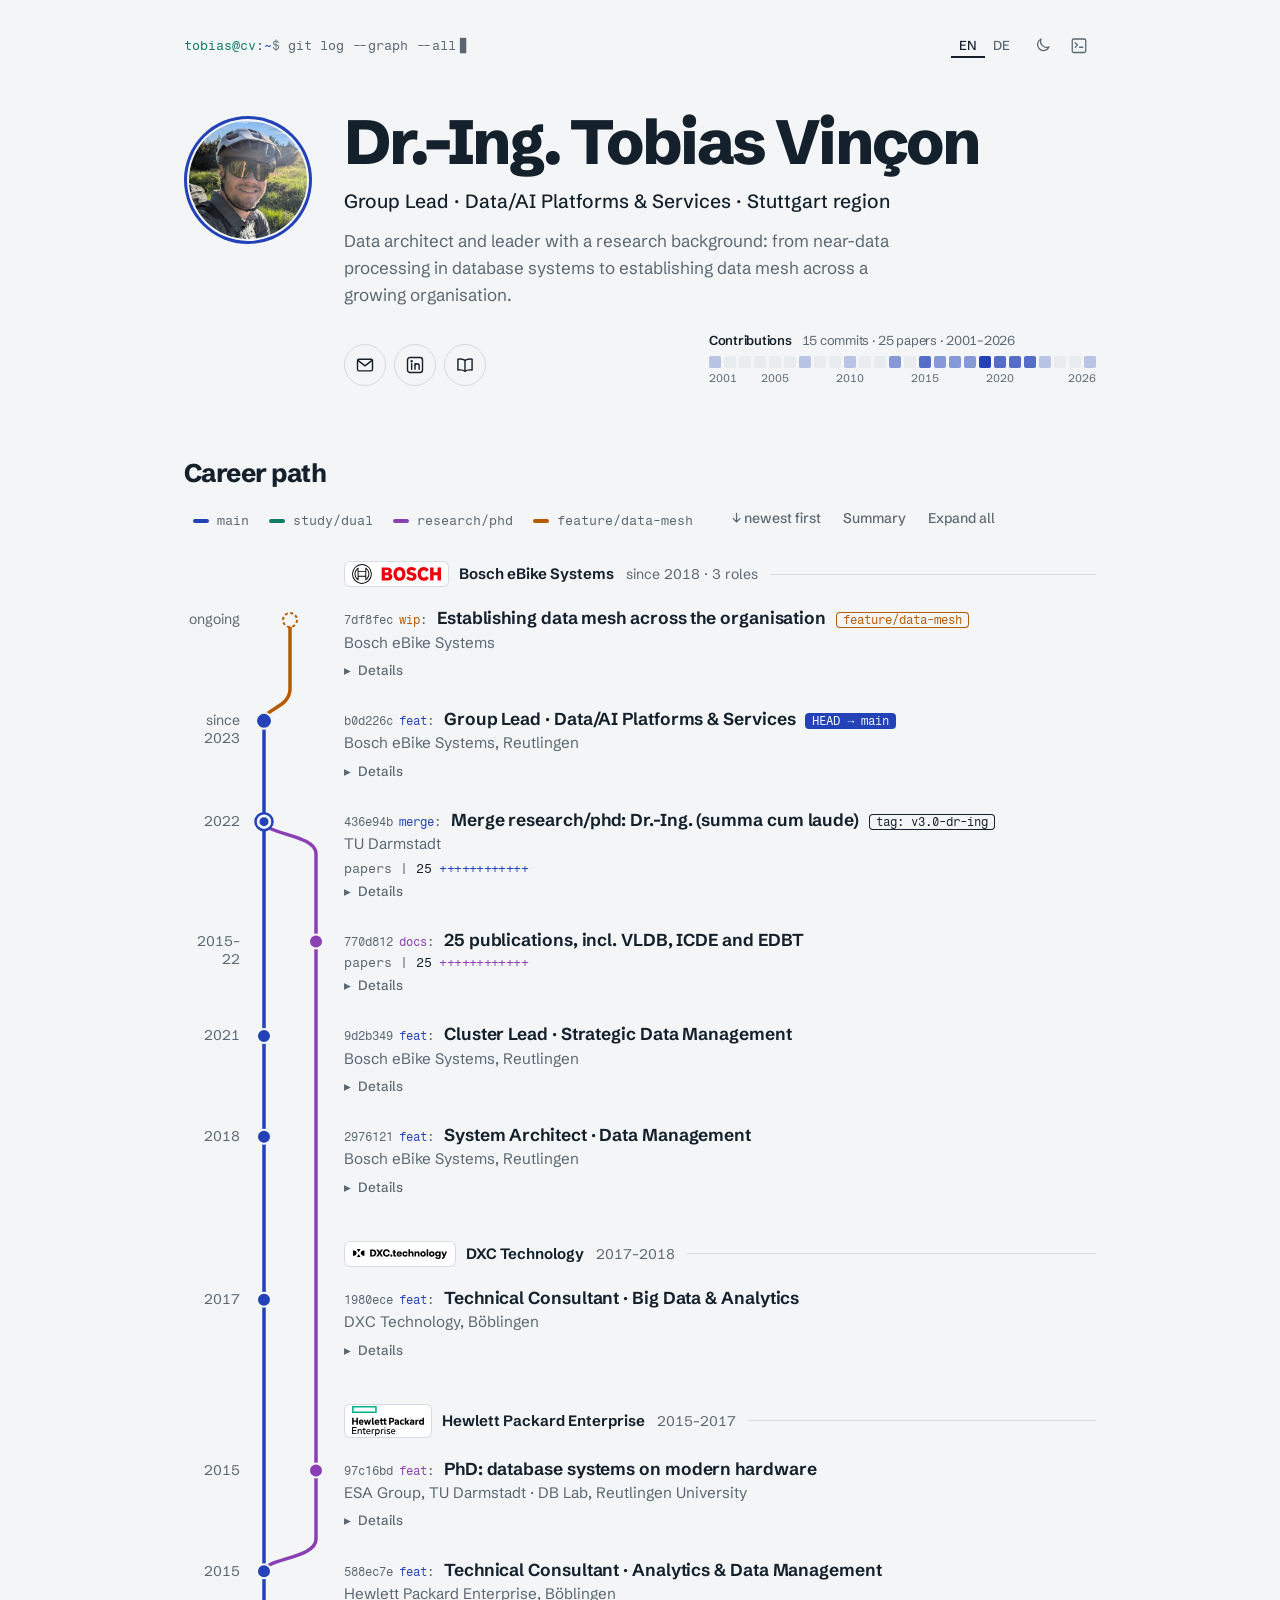
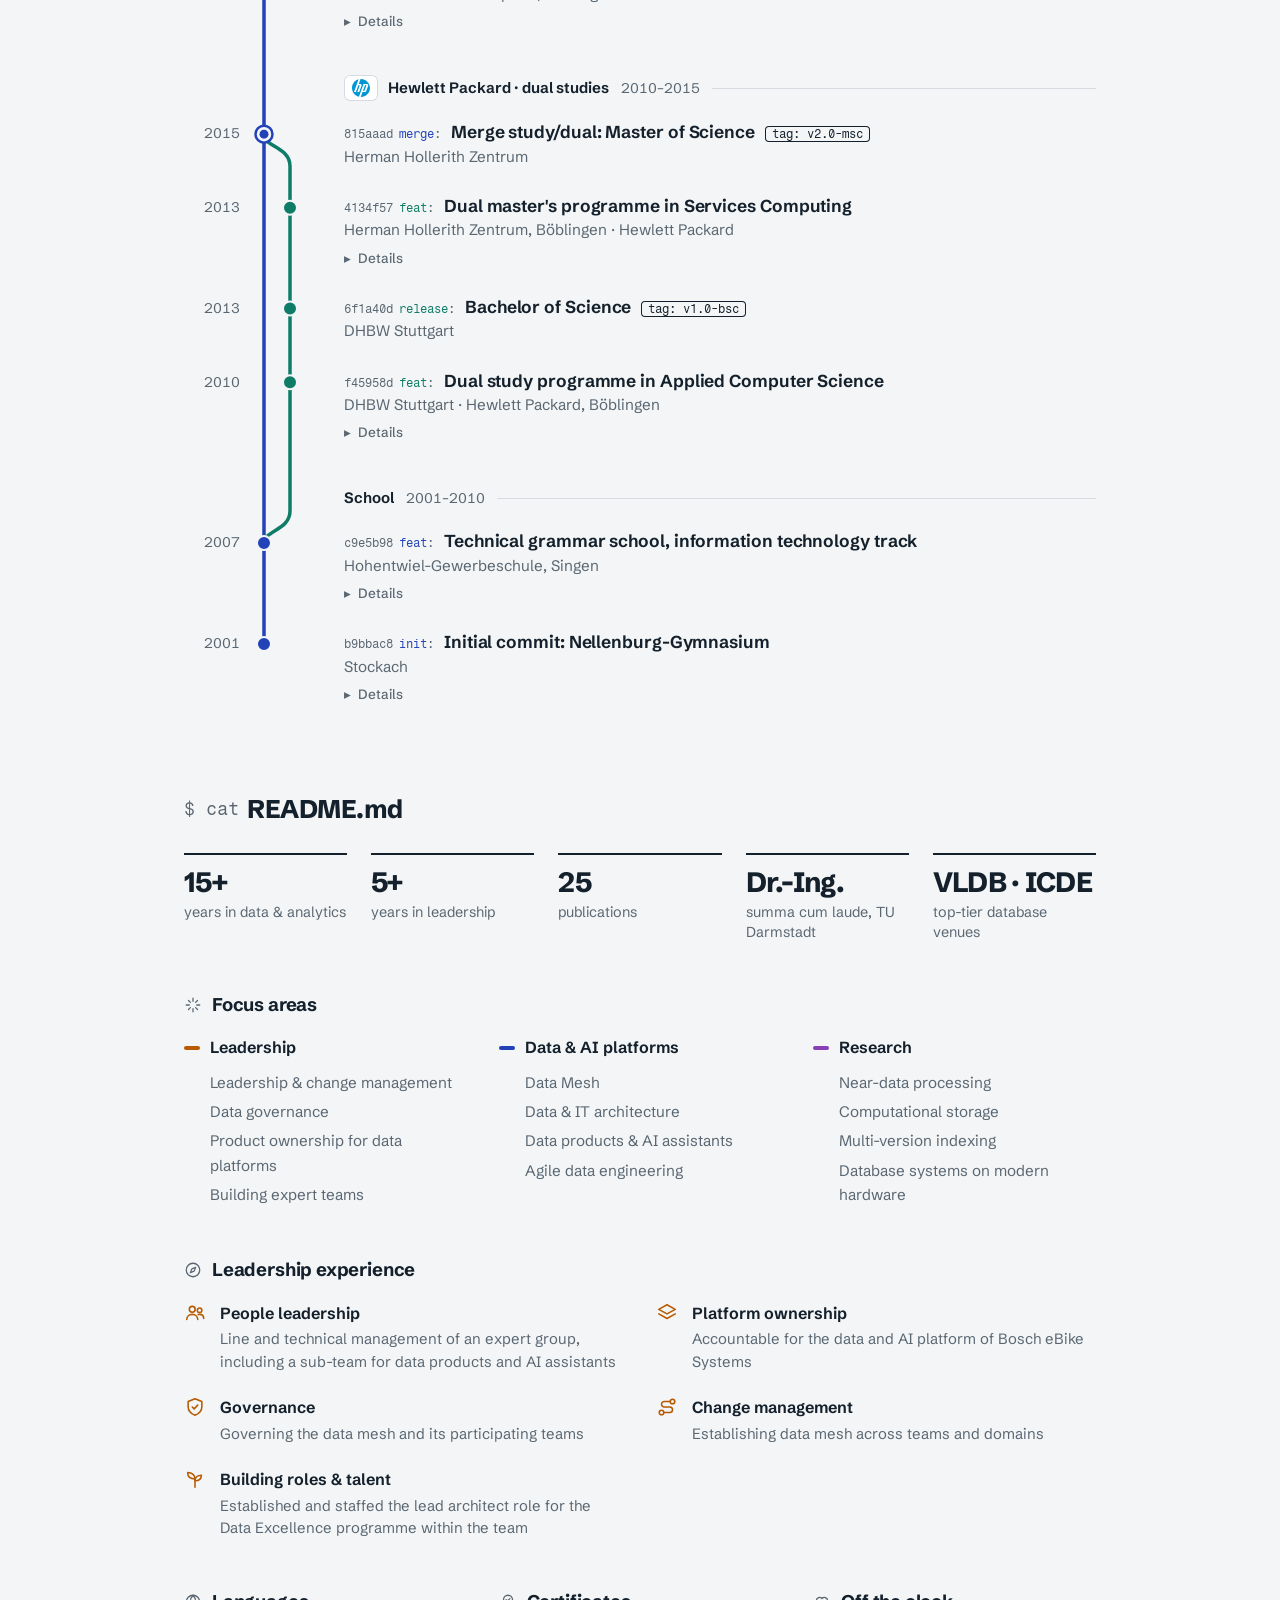
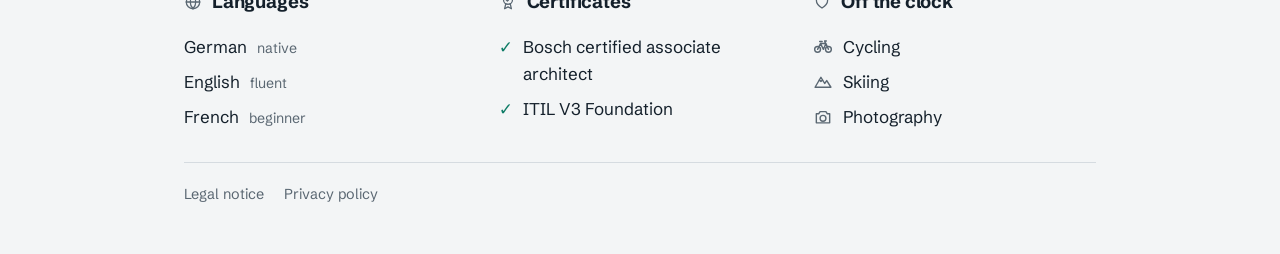
<file: index.html>
<!DOCTYPE html>
<html lang="en">
<head>
  <meta charset="utf-8">
  <meta name="viewport" content="width=device-width, initial-scale=1">
  <!-- SEO: Titel ≤ 60 Zeichen, Beschreibung ≈ 155 Zeichen. Bei Änderungen in data/cv.js mitpflegen. -->
  <title>Dr.-Ing. Tobias Vinçon – Data/AI Platforms &amp; Services | CV</title>
  <meta name="description" content="Dr.-Ing. Tobias Vinçon (Vincon): Group Lead Data/AI Platforms &amp; Services at Bosch eBike Systems. Data mesh, data governance, AI. PhD in database systems.">
  <meta name="author" content="Tobias Vinçon">
  <meta name="robots" content="index, follow, max-image-preview:large">

  <link rel="canonical" href="https://tobiasvincon.de/">

  <!-- Vorschaukarten (LinkedIn, Slack, WhatsApp …). Bilder brauchen absolute Adressen. -->
  <meta property="og:type" content="profile">
  <meta property="og:url" content="https://tobiasvincon.de/">
  <meta property="og:site_name" content="Tobias Vinçon">
  <meta property="og:locale" content="en_GB">
  <meta property="og:locale:alternate" content="de_DE">
  <meta property="og:title" content="Dr.-Ing. Tobias Vinçon · Group Lead Data/AI Platforms &amp; Services">
  <meta property="og:description" content="Data architect and leader with a research background: data mesh, data governance and AI platforms at Bosch eBike Systems. CV presented as a git tree.">
  <!-- Vorschaubild 1200×627 (LinkedIn-Format); Quelle: Entwurf als HTML, gerendert als JPEG -->
  <meta property="og:image" content="https://tobiasvincon.de/assets/og-image.jpg">
  <meta property="og:image:type" content="image/jpeg">
  <meta property="og:image:width" content="1200">
  <meta property="og:image:height" content="627">
  <meta property="og:image:alt" content="Dr.-Ing. Tobias Vinçon, Group Lead Data/AI Platforms &amp; Services – CV as a git graph">
  <meta property="profile:first_name" content="Tobias">
  <meta property="profile:last_name" content="Vinçon">
  <meta name="twitter:card" content="summary_large_image">

  <!-- Strukturierte Daten für Suchmaschinen (schema.org). Inhalte mit data/cv.js abgleichen. -->
  <script type="application/ld+json">
  {
    "@context": "https://schema.org",
    "@type": "ProfilePage",
    "url": "https://tobiasvincon.de/",
    "inLanguage": "en",
    "mainEntity": {
      "@type": "Person",
      "name": "Tobias Vinçon",
      "url": "https://tobiasvincon.de/",
      "image": "https://tobiasvincon.de/assets/photo.jpg",
      "alternateName": ["Tobias Vincon", "Dr.-Ing. Tobias Vinçon", "Dr. Tobias Vinçon"],
      "honorificPrefix": "Dr.-Ing.",
      "givenName": "Tobias",
      "familyName": "Vinçon",
      "jobTitle": "Group Lead Data/AI Platforms & Services",
      "description": "Data architect and leader with a research background: from near-data processing in database systems to establishing data mesh across a growing organisation.",
      "worksFor": { "@type": "Organization", "name": "Bosch eBike Systems" },
      "homeLocation": { "@type": "Place", "name": "Stuttgart region, Germany" },
      "alumniOf": [
        { "@type": "CollegeOrUniversity", "name": "Technische Universität Darmstadt" },
        { "@type": "CollegeOrUniversity", "name": "Reutlingen University" },
        { "@type": "CollegeOrUniversity", "name": "DHBW Stuttgart" }
      ],
      "hasCredential": [
        { "@type": "EducationalOccupationalCredential", "credentialCategory": "degree", "name": "Dr.-Ing. (summa cum laude), TU Darmstadt" },
        { "@type": "EducationalOccupationalCredential", "credentialCategory": "degree", "name": "Master of Science, Services Computing" },
        { "@type": "EducationalOccupationalCredential", "credentialCategory": "degree", "name": "Bachelor of Science, Applied Computer Science" }
      ],
      "knowsAbout": [
        "Data Mesh", "Data Governance", "Data Architecture", "Data Platforms", "Data Products",
        "Artificial Intelligence", "Data Engineering", "Leadership", "Change Management",
        "Near-Data Processing", "Computational Storage", "Database Systems"
      ],
      "knowsLanguage": [
        { "@type": "Language", "name": "German", "alternateName": "de" },
        { "@type": "Language", "name": "English", "alternateName": "en" },
        { "@type": "Language", "name": "French", "alternateName": "fr" }
      ],
      "email": "mailto:tobias.vincon@gmail.com",
      "sameAs": [
        "https://www.linkedin.com/in/tobias-vincon-3aa633128/",
        "https://dblp.org/pid/178/2061.html"
      ]
    }
  }
  </script>
  <meta name="theme-color" content="#f3f5f6">
  <link rel="icon" href="data:image/svg+xml,%3Csvg xmlns='http://www.w3.org/2000/svg' viewBox='0 0 32 32'%3E%3Cpath d='M10 4v24M10 12c0 6 12 4 12 10' fill='none' stroke='%2358a6ff' stroke-width='3' stroke-linecap='round'/%3E%3Ccircle cx='10' cy='8' r='4' fill='%2358a6ff'/%3E%3Ccircle cx='22' cy='24' r='4' fill='%233fb950'/%3E%3C/svg%3E">

  <!-- Hell/Dunkel und Sprache so früh wie möglich setzen, damit nichts flackert -->
  <script>
    (function () {
      try {
        var t = localStorage.getItem("cv-theme");
        if (t === "light" || t === "dark") document.documentElement.setAttribute("data-theme", t);
      } catch (e) {}
    })();
  </script>
  <link rel="preload" href="assets/fonts/schibsted-grotesk-latin.woff2" as="font" type="font/woff2" crossorigin>
  <link rel="stylesheet" href="css/style.css">
</head>
<body>
  <a class="skip-link" href="#graph-heading" data-i18n="skip">Skip to career path</a>

  <header class="hero">
    <div class="hero-top">
      <p class="prompt"><span class="prompt-user">tobias@cv</span>:<span class="prompt-path">~</span>$ git log --graph --all</p>
      <div class="toolbar" role="group" data-i18n-aria="settings" aria-label="Settings">
        <div class="lang-switch" role="group" aria-label="Language / Sprache">
          <button type="button" data-lang="en" aria-pressed="true">EN</button>
          <button type="button" data-lang="de" aria-pressed="false">DE</button>
        </div>
        <button type="button" class="tool-btn" id="theme-toggle"></button>
        <button type="button" class="tool-btn" id="term-toggle" aria-controls="terminal" aria-expanded="false"></button>
      </div>
    </div>
    <div class="hero-main">
      <!-- Statischer Inhalt für Suchmaschinen und Vorschaudienste ohne JavaScript;
           js/graph.js überschreibt ihn mit den Daten aus data/cv.js -->
      <div class="avatar" id="avatar">
        <img src="assets/photo-320.jpg" alt="Portrait of Tobias Vinçon" width="160" height="160" fetchpriority="high">
      </div>
      <div class="hero-text">
        <h1 id="name">Dr.-Ing. Tobias Vinçon</h1>
        <p class="role" id="role">Group Lead · Data/AI Platforms &amp; Services · Stuttgart region</p>
        <p class="summary" id="summary">Data architect and leader with a research background: from near-data processing in database systems to establishing data mesh across a growing organisation.</p>
        <!-- Kontakt-Icons und Heatmap nebeneinander (spart Höhe, damit der Graph früher beginnt) -->
        <div class="hero-meta">
          <nav class="links" id="links" data-i18n-aria="contact" aria-label="Contact">
            <a href="mailto:tobias.vincon@gmail.com">Email</a>
            <a href="https://www.linkedin.com/in/tobias-vincon-3aa633128/" rel="me">LinkedIn</a>
            <a href="https://dblp.org/pid/178/2061.html" rel="me">DBLP</a>
          </nav>
          <section class="activity" aria-labelledby="activity-heading">
            <h2 id="activity-heading" class="activity-head">
              <span data-i18n="activity">Contributions</span>
              <span class="muted activity-sum" id="activity-sum"></span>
            </h2>
            <ol class="heatmap" id="heatmap"></ol>
          </section>
        </div>
      </div>
    </div>
  </header>

  <main>
    <section aria-labelledby="graph-heading">
      <div class="section-head">
        <h2 id="graph-heading" tabindex="-1" data-i18n="career">Career path</h2>
        <div class="controls">
          <ul class="legend" id="legend" data-i18n-aria="branches" aria-label="Branches"></ul>
          <div class="view-controls">
            <button type="button" class="pill-btn" id="order-toggle"></button>
            <button type="button" class="pill-btn" id="summary-toggle" aria-pressed="false"></button>
            <button type="button" class="pill-btn" id="expand-toggle"></button>
          </div>
        </div>
      </div>
      <div class="graph-wrap">
        <svg class="graph" id="graph" aria-hidden="true"></svg>
        <ol class="commits" id="commits"></ol>
      </div>
      <!-- Kurzfassung für Suchmaschinen und Browser ohne JavaScript (mit data/cv.js abgleichen) -->
      <noscript>
        <ul class="noscript-cv">
          <li><strong>since 2023 – Group Lead · Data/AI Platforms &amp; Services</strong>, Bosch eBike Systems, Reutlingen.
            Responsible for the data and AI platform the organisation's data mesh runs on; governance of the data mesh;
            a sub-team builds data products and AI assistants.</li>
          <li><strong>2022 – Dr.-Ing. (summa cum laude)</strong>, TU Darmstadt. Dissertation: <a href="https://tuprints.ulb.tu-darmstadt.de/entities/publication/40d28536-090b-43f7-8ab6-9d8f9e368cdc">Data-intensive Systems on Modern Hardware –
            Leveraging Near-Data Processing to Counter the Growth of Data</a>. 25 publications, incl. VLDB, ICDE, EDBT and DaMoN.</li>
          <li><strong>2021 – Cluster Lead · Strategic Data Management</strong>, Bosch eBike Systems, Reutlingen.</li>
          <li><strong>2018 – System Architect · Data Management</strong>, Bosch eBike Systems, Reutlingen.</li>
          <li><strong>2017 – Technical Consultant · Big Data &amp; Analytics</strong>, DXC Technology, Böblingen.</li>
          <li><strong>2015 – Technical Consultant · Analytics &amp; Data Management</strong>, Hewlett Packard Enterprise, Böblingen.</li>
          <li><strong>2015 – Master of Science, Services Computing</strong>, Herman Hollerith Zentrum (Reutlingen University) · Hewlett Packard.</li>
          <li><strong>2013 – Bachelor of Science, Applied Computer Science</strong>, DHBW Stuttgart · Hewlett Packard.</li>
        </ul>
      </noscript>
    </section>

    <section class="readme" aria-labelledby="readme-heading">
      <h2 id="readme-heading"><span class="muted">$ cat</span> README.md</h2>
      <div id="readme"></div>
    </section>
  </main>

  <footer class="footer">
    <nav class="footer-links" aria-label="Legal">
      <a href="impressum.html" id="link-legal" data-i18n="legal">Legal notice</a>
      <a href="privacy.html" id="link-privacy" data-i18n="privacy">Privacy policy</a>
    </nav>
    <span class="muted print-only" id="print-url"></span>
  </footer>

  <!-- Verstecktes Terminal: Taste ` oder Button oben rechts -->
  <section class="terminal" id="terminal" aria-label="Terminal" hidden>
    <div class="term-bar">
      <span class="term-dots" aria-hidden="true"><i></i><i></i><i></i></span>
      <span class="term-title">tobias@cv: ~</span>
      <button type="button" class="term-close" id="term-close" aria-label="Close terminal">×</button>
    </div>
    <div class="term-out" id="term-out" role="log" aria-live="polite"></div>
    <form class="term-form" id="term-form" autocomplete="off">
      <label for="term-input" class="term-prompt">$</label>
      <input id="term-input" class="term-input" type="text" spellcheck="false" autocapitalize="off">
    </form>
  </section>

  <script src="data/cv.js"></script>
  <script src="js/graph.js"></script>
  <!-- Reichweitenmessung: GoatCounter (ohne Cookies, siehe privacy.html). Protokoll-relativ,
       daher lokal per file:// kein Laden und kein Zählen. -->
  <script data-goatcounter="https://tobiasvincon.goatcounter.com/count"
          async src="//gc.zgo.at/count.js"></script>
</body>
</html>
</file>
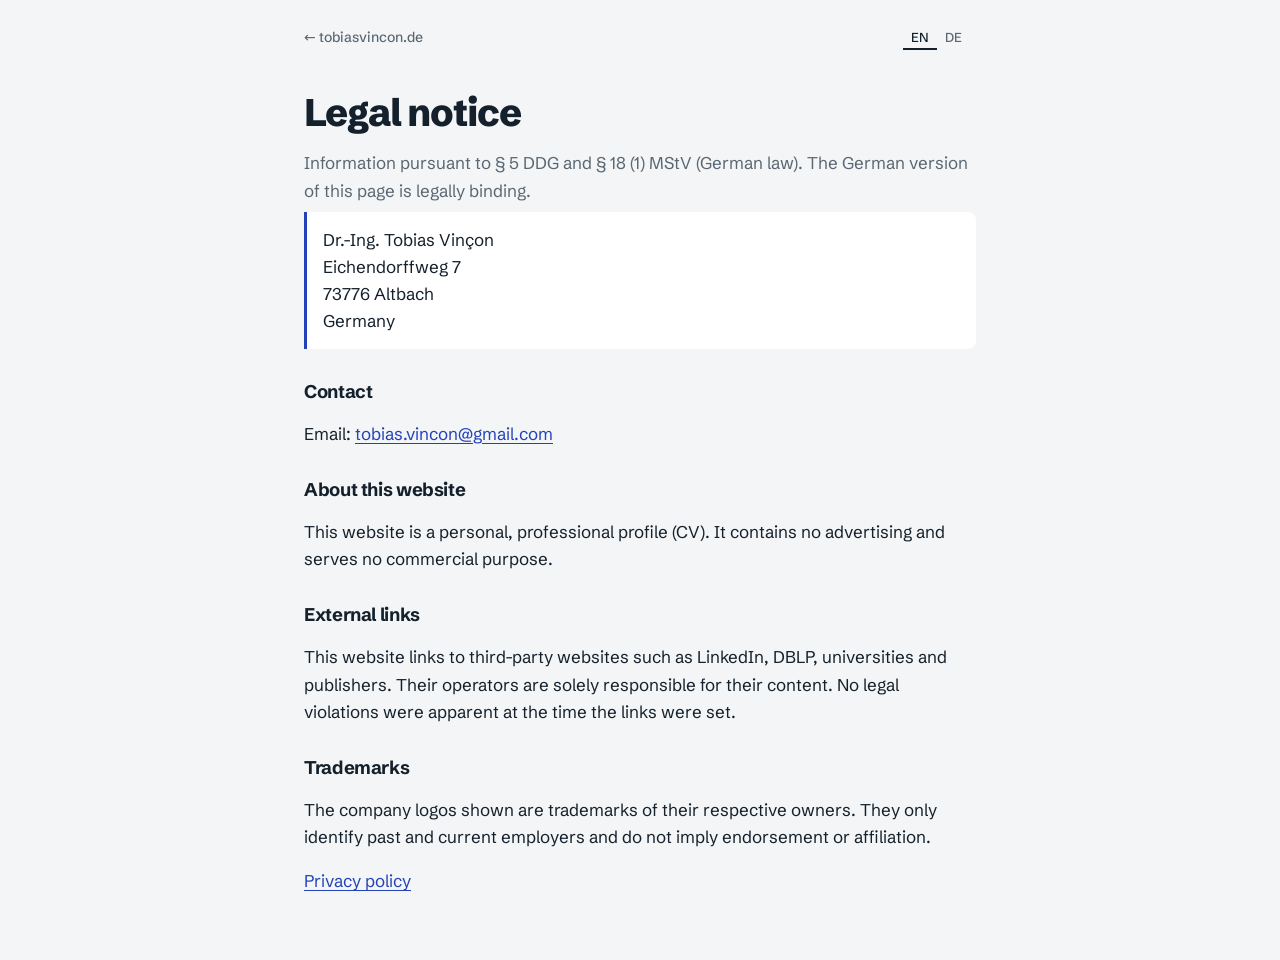
<file: impressum.html>
<!DOCTYPE html>
<html lang="de">
<head>
  <meta charset="utf-8">
  <meta name="viewport" content="width=device-width, initial-scale=1">
  <title>Impressum · Tobias Vinçon</title>
  <!-- Rechtliche Seite: nicht in Suchergebnissen anzeigen (schützt auch die Anschrift) -->
  <meta name="robots" content="noindex, follow">
  <link rel="canonical" href="https://tobiasvincon.de/impressum.html">
  <link rel="icon" href="data:image/svg+xml,%3Csvg xmlns='http://www.w3.org/2000/svg' viewBox='0 0 32 32'%3E%3Cpath d='M10 4v24M10 12c0 6 12 4 12 10' fill='none' stroke='%2358a6ff' stroke-width='3' stroke-linecap='round'/%3E%3Ccircle cx='10' cy='8' r='4' fill='%2358a6ff'/%3E%3Ccircle cx='22' cy='24' r='4' fill='%233fb950'/%3E%3C/svg%3E">
  <script>
    (function () {
      try {
        var t = localStorage.getItem("cv-theme");
        if (t === "light" || t === "dark") document.documentElement.setAttribute("data-theme", t);
      } catch (e) {}
    })();
  </script>
  <link rel="stylesheet" href="css/style.css">
</head>
<body class="legal-page" data-title-de="Impressum · Tobias Vinçon" data-title-en="Legal notice · Tobias Vinçon">
  <header class="legal-top">
    <a class="back" href="./">← tobiasvincon.de</a>
    <div class="lang-switch" role="group" aria-label="Language / Sprache">
      <button type="button" data-lang="en" aria-pressed="false">EN</button>
      <button type="button" data-lang="de" aria-pressed="true">DE</button>
    </div>
  </header>

  <main>
    <!-- Deutsch: rechtlich maßgebliche Fassung -->
    <section data-lang-block="de" lang="de">
      <h1>Impressum</h1>
      <p class="lead">Angaben gemäß § 5 DDG und § 18 Abs. 1 MStV</p>
      <address>
        Dr.-Ing. Tobias Vinçon<br>
        Eichendorffweg 7<br>
        73776 Altbach<br>
        Deutschland
      </address>

      <h2>Kontakt</h2>
      <p>E-Mail: <a href="mailto:tobias.vincon@gmail.com">tobias.vincon@gmail.com</a></p>

      <h2>Inhalt dieser Website</h2>
      <p>Diese Website ist eine persönliche, berufliche Selbstdarstellung (Lebenslauf).
        Sie enthält keine Werbung und verfolgt keine kommerziellen Zwecke.</p>

      <h2>Externe Links</h2>
      <p>Diese Website enthält Links zu Websites Dritter, etwa LinkedIn, DBLP, Hochschulen und Verlagen.
        Für deren Inhalte sind ausschließlich die jeweiligen Anbieter verantwortlich.
        Zum Zeitpunkt der Verlinkung waren keine Rechtsverstöße erkennbar.</p>

      <h2>Markenhinweis</h2>
      <p>Die abgebildeten Firmenlogos sind Marken der jeweiligen Inhaber. Sie dienen ausschließlich der
        Kennzeichnung früherer und aktueller Arbeitgeber und stellen keine Empfehlung oder Verbindung dar.</p>

      <p><a href="privacy.html" data-href-lang="privacy.html">Zur Datenschutzerklärung</a></p>
    </section>

    <!-- Englisch: Übersetzung -->
    <section data-lang-block="en" lang="en" hidden>
      <h1>Legal notice</h1>
      <p class="lead">Information pursuant to § 5 DDG and § 18 (1) MStV (German law).
        The German version of this page is legally binding.</p>
      <address>
        Dr.-Ing. Tobias Vinçon<br>
        Eichendorffweg 7<br>
        73776 Altbach<br>
        Germany
      </address>

      <h2>Contact</h2>
      <p>Email: <a href="mailto:tobias.vincon@gmail.com">tobias.vincon@gmail.com</a></p>

      <h2>About this website</h2>
      <p>This website is a personal, professional profile (CV).
        It contains no advertising and serves no commercial purpose.</p>

      <h2>External links</h2>
      <p>This website links to third-party websites such as LinkedIn, DBLP, universities and publishers.
        Their operators are solely responsible for their content.
        No legal violations were apparent at the time the links were set.</p>

      <h2>Trademarks</h2>
      <p>The company logos shown are trademarks of their respective owners. They only identify past and
        current employers and do not imply endorsement or affiliation.</p>

      <p><a href="privacy.html" data-href-lang="privacy.html">Privacy policy</a></p>
    </section>
  </main>

  <script src="js/legal.js"></script>
</body>
</html>
</file>
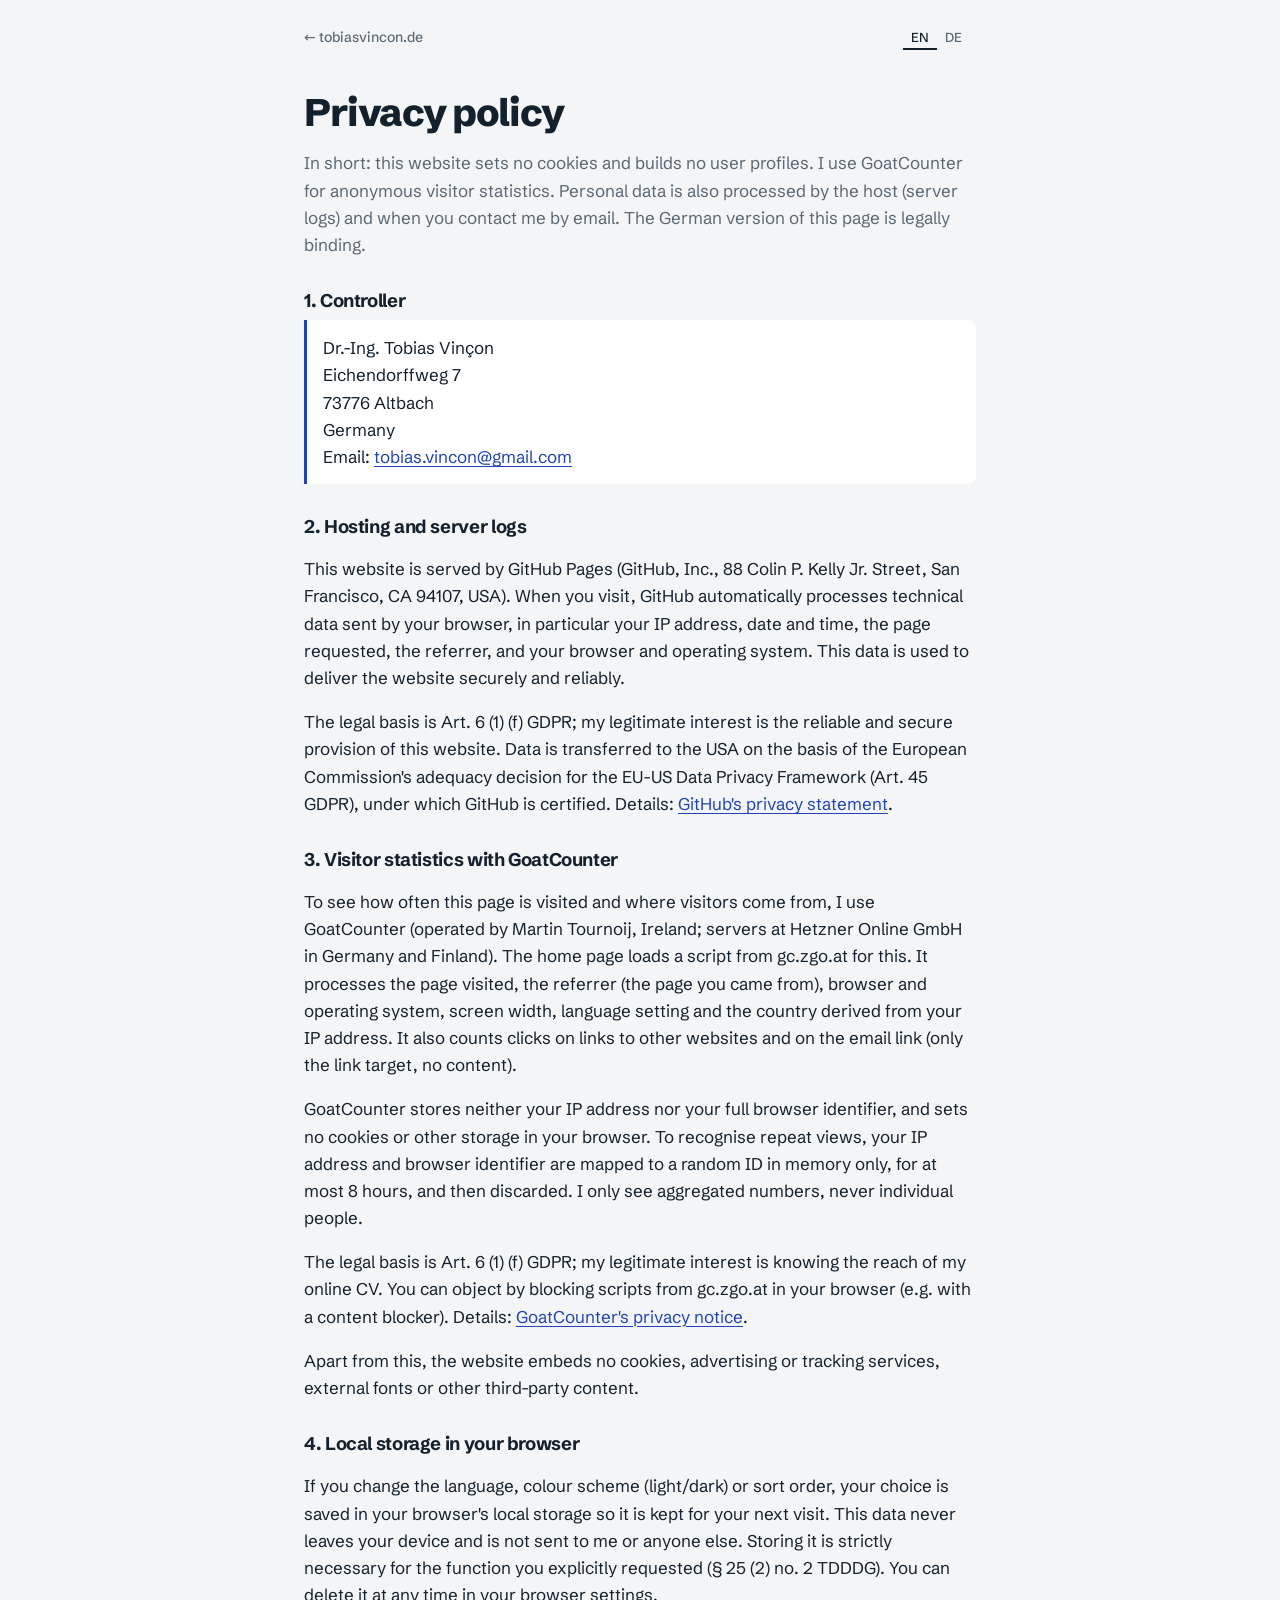
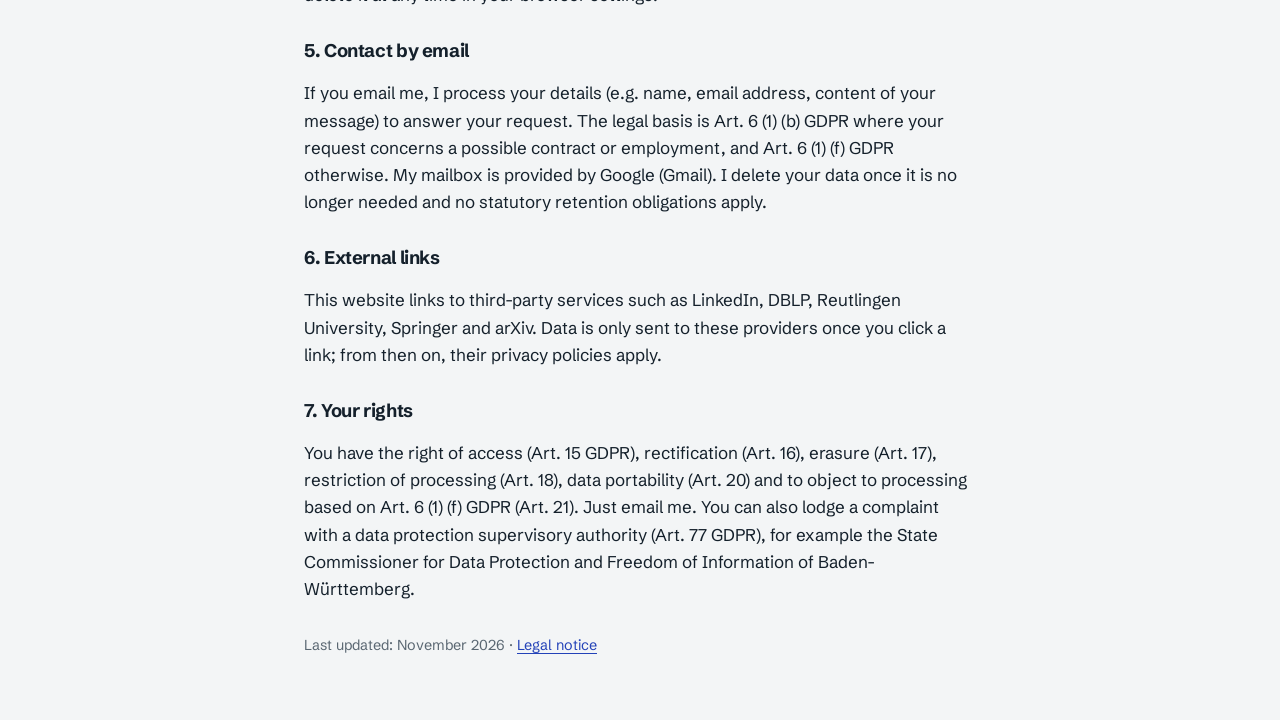
<file: privacy.html>
<!DOCTYPE html>
<html lang="de">
<head>
  <meta charset="utf-8">
  <meta name="viewport" content="width=device-width, initial-scale=1">
  <title>Datenschutz · Tobias Vinçon</title>
  <meta name="robots" content="noindex, follow">
  <link rel="canonical" href="https://tobiasvincon.de/privacy.html">
  <link rel="icon" href="data:image/svg+xml,%3Csvg xmlns='http://www.w3.org/2000/svg' viewBox='0 0 32 32'%3E%3Cpath d='M10 4v24M10 12c0 6 12 4 12 10' fill='none' stroke='%2358a6ff' stroke-width='3' stroke-linecap='round'/%3E%3Ccircle cx='10' cy='8' r='4' fill='%2358a6ff'/%3E%3Ccircle cx='22' cy='24' r='4' fill='%233fb950'/%3E%3C/svg%3E">
  <script>
    (function () {
      try {
        var t = localStorage.getItem("cv-theme");
        if (t === "light" || t === "dark") document.documentElement.setAttribute("data-theme", t);
      } catch (e) {}
    })();
  </script>
  <link rel="stylesheet" href="css/style.css">
</head>
<body class="legal-page" data-title-de="Datenschutz · Tobias Vinçon" data-title-en="Privacy policy · Tobias Vinçon">
  <header class="legal-top">
    <a class="back" href="./">← tobiasvincon.de</a>
    <div class="lang-switch" role="group" aria-label="Language / Sprache">
      <button type="button" data-lang="en" aria-pressed="false">EN</button>
      <button type="button" data-lang="de" aria-pressed="true">DE</button>
    </div>
  </header>

  <main>
    <!-- Deutsch: rechtlich maßgebliche Fassung -->
    <section data-lang-block="de" lang="de">
      <h1>Datenschutzerklärung</h1>
      <p class="lead">Kurz gesagt: Diese Website setzt keine Cookies und erstellt keine Nutzerprofile. Für eine
        anonyme Besucherstatistik nutze ich GoatCounter. Personenbezogene Daten fallen außerdem beim Hosting
        (Server-Logs) und bei einer Kontaktaufnahme per E-Mail an.</p>

      <h2>1. Verantwortlicher</h2>
      <address>
        Dr.-Ing. Tobias Vinçon<br>
        Eichendorffweg 7<br>
        73776 Altbach<br>
        Deutschland<br>
        E-Mail: <a href="mailto:tobias.vincon@gmail.com">tobias.vincon@gmail.com</a>
      </address>

      <h2>2. Hosting und Server-Logs</h2>
      <p>Diese Website wird über GitHub Pages bereitgestellt (GitHub, Inc., 88 Colin P. Kelly Jr. Street,
        San Francisco, CA 94107, USA). Beim Aufruf verarbeitet GitHub automatisch technische Daten, die Ihr
        Browser übermittelt, insbesondere IP-Adresse, Datum und Uhrzeit, aufgerufene Seite, Referrer sowie
        Browser und Betriebssystem. Diese Daten dienen der sicheren und stabilen Auslieferung der Website.</p>
      <p>Rechtsgrundlage ist Art. 6 Abs. 1 lit. f DSGVO; mein berechtigtes Interesse liegt in der zuverlässigen
        und sicheren Bereitstellung dieser Website. Eine Übermittlung in die USA erfolgt auf Grundlage des
        Angemessenheitsbeschlusses der EU-Kommission zum EU-US Data Privacy Framework (Art. 45 DSGVO), unter dem
        GitHub zertifiziert ist. Details:
        <a href="https://docs.github.com/site-policy/privacy-policies/github-general-privacy-statement" rel="noopener">Datenschutzerklärung von GitHub</a>.</p>

      <h2>3. Besucherstatistik mit GoatCounter</h2>
      <p>Um zu sehen, wie oft diese Seite aufgerufen wird und woher die Besucher kommen, nutze ich den Dienst
        GoatCounter (betrieben von Martin Tournoij, Irland; Server bei der Hetzner Online GmbH in Deutschland und
        Finnland). Dazu lädt die Startseite ein Skript von gc.zgo.at. Dabei werden verarbeitet: aufgerufene Seite,
        Referrer (die Seite, von der Sie kommen), Browser und Betriebssystem, Bildschirmbreite, Spracheinstellung
        sowie das aus der IP-Adresse abgeleitete Land. Außerdem wird gezählt, wenn Sie einen Link zu einer anderen
        Website oder den E-Mail-Link anklicken (nur Ziel des Links, keine Inhalte).</p>
      <p>GoatCounter speichert weder Ihre IP-Adresse noch die vollständige Browser-Kennung und setzt keine Cookies
        oder sonstigen Speicher in Ihrem Browser. Um Mehrfachaufrufe zu erkennen, wird IP-Adresse und
        Browser-Kennung höchstens 8 Stunden lang nur im Arbeitsspeicher einer zufälligen Kennung zugeordnet und
        danach verworfen. Ich sehe ausschließlich zusammengefasste Zahlen, keine einzelnen Personen.</p>
      <p>Rechtsgrundlage ist Art. 6 Abs. 1 lit. f DSGVO; mein berechtigtes Interesse liegt darin, die Reichweite
        meines Online-Lebenslaufs zu kennen. Sie können widersprechen, indem Sie Skripte von gc.zgo.at in Ihrem
        Browser blockieren (z. B. per Inhaltsblocker). Details:
        <a href="https://www.goatcounter.com/help/privacy" rel="noopener">Datenschutzhinweise von GoatCounter</a>.</p>
      <p>Darüber hinaus bindet diese Website keine Cookies, Werbe- oder Tracking-Dienste, externen Schriftarten
        oder sonstigen Inhalte von Drittanbietern ein.</p>

      <h2>4. Lokale Speicherung im Browser</h2>
      <p>Wenn Sie Sprache, Farbschema (hell/dunkel) oder Sortierung ändern, wird diese Auswahl im lokalen
        Speicher Ihres Browsers (localStorage) abgelegt, damit sie beim nächsten Besuch erhalten bleibt. Diese
        Angaben verlassen Ihr Gerät nicht und werden nicht an mich oder Dritte übertragen. Die Speicherung ist
        für die von Ihnen ausdrücklich gewünschte Funktion unbedingt erforderlich (§ 25 Abs. 2 Nr. 2 TDDDG).
        Sie können die Daten jederzeit über die Einstellungen Ihres Browsers löschen.</p>

      <h2>5. Kontakt per E-Mail</h2>
      <p>Wenn Sie mir eine E-Mail schreiben, verarbeite ich Ihre Angaben (z. B. Name, E-Mail-Adresse, Inhalt der
        Nachricht), um Ihre Anfrage zu beantworten. Rechtsgrundlage ist Art. 6 Abs. 1 lit. b DSGVO, soweit es um
        die Anbahnung eines Vertrags oder Arbeitsverhältnisses geht, im Übrigen Art. 6 Abs. 1 lit. f DSGVO.
        Mein E-Mail-Postfach wird von Google (Gmail) bereitgestellt. Ich lösche Ihre Daten, sobald sie für die
        Bearbeitung nicht mehr erforderlich sind und keine gesetzlichen Aufbewahrungspflichten bestehen.</p>

      <h2>6. Externe Links</h2>
      <p>Diese Website verlinkt auf Angebote Dritter, etwa LinkedIn, DBLP, die Hochschule Reutlingen, Springer
        und arXiv. Daten werden an diese Anbieter erst übertragen, wenn Sie einen Link anklicken. Ab dann gelten
        deren Datenschutzbestimmungen.</p>

      <h2>7. Ihre Rechte</h2>
      <p>Sie haben das Recht auf Auskunft (Art. 15 DSGVO), Berichtigung (Art. 16), Löschung (Art. 17),
        Einschränkung der Verarbeitung (Art. 18), Datenübertragbarkeit (Art. 20) und Widerspruch gegen
        Verarbeitungen auf Grundlage von Art. 6 Abs. 1 lit. f DSGVO (Art. 21). Wenden Sie sich dazu einfach per
        E-Mail an mich. Außerdem können Sie sich bei einer Datenschutz-Aufsichtsbehörde beschweren (Art. 77 DSGVO),
        zum Beispiel beim Landesbeauftragten für den Datenschutz und die Informationsfreiheit Baden-Württemberg.</p>

      <p class="stand">Stand: November 2026 ·
        <a href="impressum.html" data-href-lang="impressum.html">Impressum</a></p>
    </section>

    <!-- Englisch: Übersetzung -->
    <section data-lang-block="en" lang="en" hidden>
      <h1>Privacy policy</h1>
      <p class="lead">In short: this website sets no cookies and builds no user profiles. I use GoatCounter for
        anonymous visitor statistics. Personal data is also processed by the host (server logs) and when you
        contact me by email. The German version of this page is legally binding.</p>

      <h2>1. Controller</h2>
      <address>
        Dr.-Ing. Tobias Vinçon<br>
        Eichendorffweg 7<br>
        73776 Altbach<br>
        Germany<br>
        Email: <a href="mailto:tobias.vincon@gmail.com">tobias.vincon@gmail.com</a>
      </address>

      <h2>2. Hosting and server logs</h2>
      <p>This website is served by GitHub Pages (GitHub, Inc., 88 Colin P. Kelly Jr. Street, San Francisco,
        CA 94107, USA). When you visit, GitHub automatically processes technical data sent by your browser, in
        particular your IP address, date and time, the page requested, the referrer, and your browser and
        operating system. This data is used to deliver the website securely and reliably.</p>
      <p>The legal basis is Art. 6 (1) (f) GDPR; my legitimate interest is the reliable and secure provision of
        this website. Data is transferred to the USA on the basis of the European Commission's adequacy decision
        for the EU-US Data Privacy Framework (Art. 45 GDPR), under which GitHub is certified. Details:
        <a href="https://docs.github.com/site-policy/privacy-policies/github-general-privacy-statement" rel="noopener">GitHub's privacy statement</a>.</p>

      <h2>3. Visitor statistics with GoatCounter</h2>
      <p>To see how often this page is visited and where visitors come from, I use GoatCounter (operated by
        Martin Tournoij, Ireland; servers at Hetzner Online GmbH in Germany and Finland). The home page loads a
        script from gc.zgo.at for this. It processes the page visited, the referrer (the page you came from),
        browser and operating system, screen width, language setting and the country derived from your IP
        address. It also counts clicks on links to other websites and on the email link (only the link target,
        no content).</p>
      <p>GoatCounter stores neither your IP address nor your full browser identifier, and sets no cookies or other
        storage in your browser. To recognise repeat views, your IP address and browser identifier are mapped to a
        random ID in memory only, for at most 8 hours, and then discarded. I only see aggregated numbers, never
        individual people.</p>
      <p>The legal basis is Art. 6 (1) (f) GDPR; my legitimate interest is knowing the reach of my online CV. You
        can object by blocking scripts from gc.zgo.at in your browser (e.g. with a content blocker). Details:
        <a href="https://www.goatcounter.com/help/privacy" rel="noopener">GoatCounter's privacy notice</a>.</p>
      <p>Apart from this, the website embeds no cookies, advertising or tracking services, external fonts or other
        third-party content.</p>

      <h2>4. Local storage in your browser</h2>
      <p>If you change the language, colour scheme (light/dark) or sort order, your choice is saved in your
        browser's local storage so it is kept for your next visit. This data never leaves your device and is not
        sent to me or anyone else. Storing it is strictly necessary for the function you explicitly requested
        (§ 25 (2) no. 2 TDDDG). You can delete it at any time in your browser settings.</p>

      <h2>5. Contact by email</h2>
      <p>If you email me, I process your details (e.g. name, email address, content of your message) to answer
        your request. The legal basis is Art. 6 (1) (b) GDPR where your request concerns a possible contract or
        employment, and Art. 6 (1) (f) GDPR otherwise. My mailbox is provided by Google (Gmail). I delete your data
        once it is no longer needed and no statutory retention obligations apply.</p>

      <h2>6. External links</h2>
      <p>This website links to third-party services such as LinkedIn, DBLP, Reutlingen University, Springer and
        arXiv. Data is only sent to these providers once you click a link; from then on, their privacy policies
        apply.</p>

      <h2>7. Your rights</h2>
      <p>You have the right of access (Art. 15 GDPR), rectification (Art. 16), erasure (Art. 17), restriction of
        processing (Art. 18), data portability (Art. 20) and to object to processing based on Art. 6 (1) (f) GDPR
        (Art. 21). Just email me. You can also lodge a complaint with a data protection supervisory authority
        (Art. 77 GDPR), for example the State Commissioner for Data Protection and Freedom of Information of
        Baden-Württemberg.</p>

      <p class="stand">Last updated: November 2026 ·
        <a href="impressum.html" data-href-lang="impressum.html">Legal notice</a></p>
    </section>
  </main>

  <script src="js/legal.js"></script>
</body>
</html>
</file>
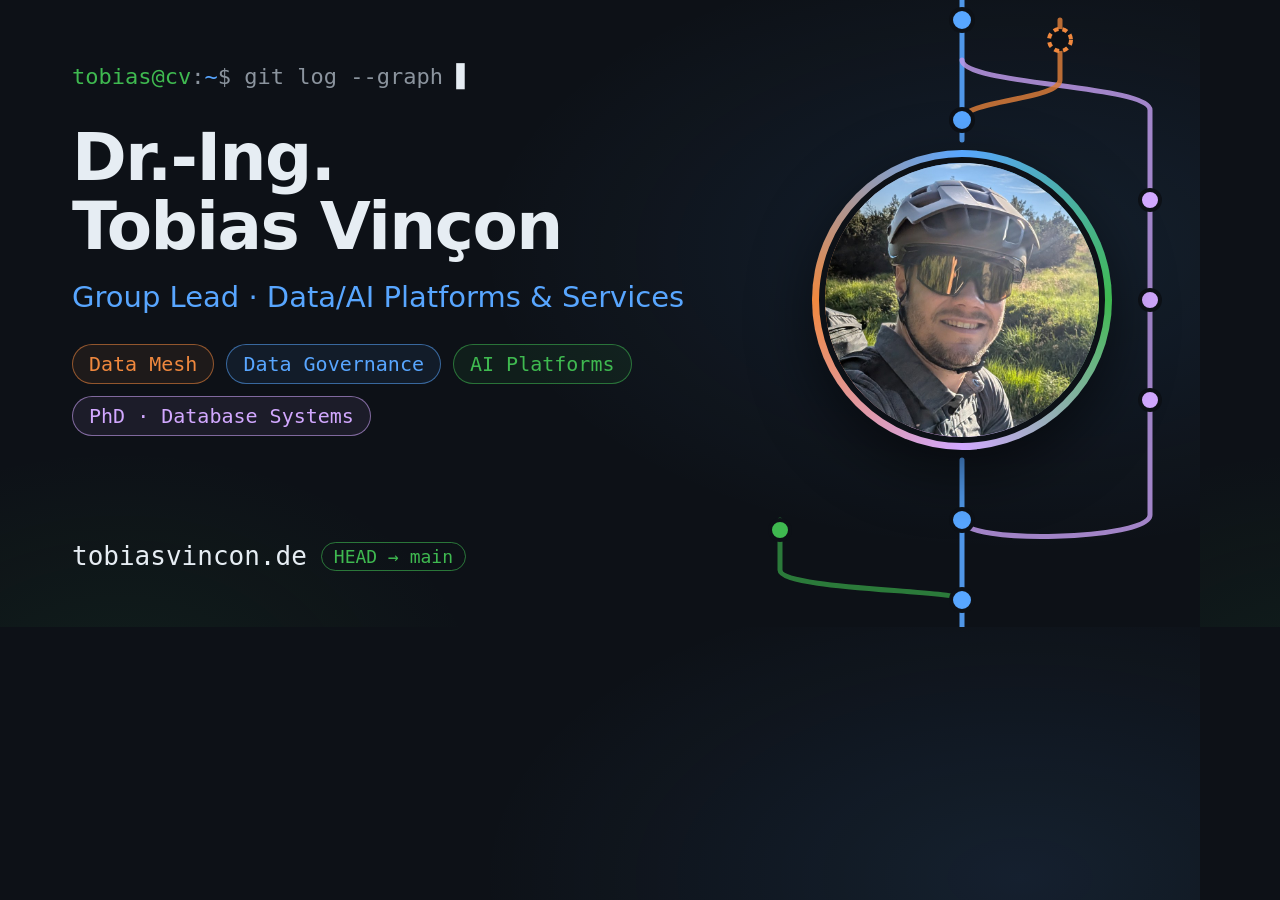
<file: tools/og-image.html>
<!doctype html>
<html lang="en">
<head>
<meta charset="utf-8">
<!-- Vorlage für assets/og-image.jpg (1200×627). Neu erzeugen, z. B. mit Edge:
     msedge --headless=new --window-size=1200,627 --screenshot=og.png tools/og-image.html
     und als JPEG speichern. Nicht verlinkt, nur Arbeitsdatei. -->
<meta name="robots" content="noindex">
<style>
  * { box-sizing: border-box; margin: 0; padding: 0; }
  html, body { width: 1200px; height: 627px; overflow: hidden; }
  body {
    position: relative;
    background:
      radial-gradient(900px 500px at 85% 40%, rgba(88, 166, 255, .10), transparent 60%),
      radial-gradient(600px 400px at 10% 110%, rgba(63, 185, 80, .08), transparent 60%),
      #0d1117;
    color: #e6edf3;
    font-family: "Segoe UI", system-ui, sans-serif;
    -webkit-font-smoothing: antialiased;
  }
  .mono { font-family: "Cascadia Code", "Cascadia Mono", Consolas, monospace; }

  /* Git-Graph als Dekoration rechts */
  svg.graph { position: absolute; inset: 0; }

  .content { position: absolute; left: 72px; top: 64px; width: 640px; }
  .prompt { font-size: 22px; color: #8b949e; margin-bottom: 34px; }
  .prompt .u { color: #3fb950; }
  .prompt .p { color: #58a6ff; }
  .prompt .cur { color: #e6edf3; }
  h1 { font-size: 66px; line-height: 1.05; font-weight: 700; letter-spacing: -1.5px; margin-bottom: 18px; }
  .role { font-size: 29px; color: #58a6ff; font-weight: 500; margin-bottom: 30px; }
  .chips { display: flex; flex-wrap: wrap; gap: 12px; }
  .chip {
    font-size: 20px;
    padding: 7px 16px;
    border-radius: 999px;
    border: 1.5px solid;
  }
  .c0 { color: #f0883e; border-color: rgba(240, 136, 62, .55); background: rgba(240, 136, 62, .08); }
  .c1 { color: #58a6ff; border-color: rgba(88, 166, 255, .55); background: rgba(88, 166, 255, .08); }
  .c2 { color: #d2a8ff; border-color: rgba(210, 168, 255, .55); background: rgba(210, 168, 255, .08); }
  .c3 { color: #3fb950; border-color: rgba(63, 185, 80, .55); background: rgba(63, 185, 80, .08); }

  .domain {
    position: absolute;
    left: 72px;
    bottom: 56px;
    display: flex;
    align-items: center;
    gap: 14px;
    font-size: 26px;
    color: #e6edf3;
  }
  .domain .tag {
    font-size: 18px;
    color: #3fb950;
    border: 1.5px solid rgba(63, 185, 80, .6);
    border-radius: 999px;
    padding: 3px 12px;
  }

  /* Porträt mit Verlaufsring wie auf der Seite */
  .avatar {
    position: absolute;
    left: 812px;
    top: 150px;
    width: 300px;
    height: 300px;
    border-radius: 50%;
    padding: 7px;
    background: conic-gradient(#58a6ff, #3fb950, #d2a8ff, #f0883e, #58a6ff);
    box-shadow: 0 20px 60px rgba(0, 0, 0, .55);
  }
  .avatar img {
    display: block;
    width: 100%;
    height: 100%;
    border-radius: 50%;
    border: 6px solid #0d1117;
    object-fit: cover;
  }
</style>
</head>
<body>
  <svg class="graph" viewBox="0 0 1200 627" aria-hidden="true">
    <g fill="none" stroke-width="5" stroke-linecap="round" opacity=".9">
      <!-- main (blau) -->
      <path d="M962 -10 V 140" stroke="#58a6ff"/>
      <path d="M962 460 V 640" stroke="#58a6ff"/>
      <!-- research/phd (lila): zweigt ab und kommt zurück -->
      <path d="M962 520 C 962 545, 1150 540, 1150 515 V 110 C 1150 85, 962 85, 962 60" stroke="#d2a8ff" opacity=".85"/>
      <!-- study/dual (grün) -->
      <path d="M962 600 C 962 590, 780 590, 780 570 V 520" stroke="#3fb950" opacity=".7"/>
      <!-- feature/data-mesh (orange) -->
      <path d="M962 120 C 962 100, 1060 100, 1060 80 V 20" stroke="#f0883e" opacity=".85"/>
    </g>
    <g stroke="#0d1117" stroke-width="4">
      <circle cx="962" cy="20" r="11" fill="#58a6ff"/>
      <circle cx="962" cy="120" r="11" fill="#58a6ff"/>
      <circle cx="1060" cy="40" r="11" fill="#0d1117" stroke="#f0883e" stroke-dasharray="5 4"/>
      <circle cx="1150" cy="200" r="10" fill="#d2a8ff"/>
      <circle cx="1150" cy="300" r="10" fill="#d2a8ff"/>
      <circle cx="1150" cy="400" r="10" fill="#d2a8ff"/>
      <circle cx="962" cy="520" r="11" fill="#58a6ff"/>
      <circle cx="780" cy="530" r="10" fill="#3fb950"/>
      <circle cx="962" cy="600" r="11" fill="#58a6ff"/>
    </g>
  </svg>

  <div class="content">
    <p class="prompt mono"><span class="u">tobias@cv</span>:<span class="p">~</span>$ git log --graph <span class="cur">▋</span></p>
    <h1>Dr.-Ing.<br>Tobias Vinçon</h1>
    <p class="role">Group Lead · Data/AI Platforms &amp; Services</p>
    <div class="chips mono">
      <span class="chip c0">Data Mesh</span>
      <span class="chip c1">Data Governance</span>
      <span class="chip c3">AI Platforms</span>
      <span class="chip c2">PhD · Database Systems</span>
    </div>
  </div>

  <div class="domain mono">
    <span>tobiasvincon.de</span>
    <span class="tag">HEAD → main</span>
  </div>

  <div class="avatar"><img src="../assets/photo.jpg" alt=""></div>
</body>
</html>
</file>
<file: css/style.css>
/* ============================================================
   Schriften (lokal, SIL OFL – siehe assets/fonts/LICENSE.md)
   ============================================================ */
@font-face {
  font-family: "Schibsted Grotesk";
  src: url("../assets/fonts/schibsted-grotesk-latin.woff2") format("woff2");
  font-weight: 400 900;
  font-style: normal;
  font-display: swap;
}
@font-face {
  font-family: "Fragment Mono";
  src: url("../assets/fonts/fragment-mono-latin.woff2") format("woff2");
  font-weight: 400;
  font-style: normal;
  font-display: swap;
}

/* ============================================================
   Farben & Grundwerte – hier lässt sich das Aussehen anpassen
   Idee: ruhiger, kühler Papiergrund mit Tinte; der Git-Graph ist
   das einzige kräftige Element (Branch-Farben).
   ============================================================ */
:root {
  --bg: #f3f5f6;            /* Papier, leicht kühl */
  --surface: #ffffff;       /* Flächen (Hover, Logos) */
  --surface-hover: #e8ecef;
  --border: #d5dbe0;
  --text: #14202b;          /* Tinte */
  --muted: #5a6772;
  --accent: #2342b8;

  /* Branch-Farben, in der Reihenfolge der Branches in cv.js */
  --b0: #2342b8;  /* main: Kobalt */
  --b1: #0e7c66;  /* study/dual: Petrol */
  --b2: #8a3fb5;  /* research/phd: Violett */
  --b3: #b85a00;  /* feature/data-mesh: Orange */
  --b4: #c0344d;
  --b5: #876800;

  --mono: "Fragment Mono", "Cascadia Mono", Consolas, monospace;
  --sans: "Schibsted Grotesk", "Segoe UI", system-ui, -apple-system, sans-serif;

  --date-col: 64px;
  --radius: 10px;
  color-scheme: light;
}

/* Dunkles Design nur per Umschalter (data-theme="dark"); Standard ist hell */
:root[data-theme="dark"] {
  --bg: #0f161c;
  --surface: #17202a;
  --surface-hover: #1e2934;
  --border: #2a3540;
  --text: #e6ebee;
  --muted: #95a2ac;
  --accent: #8aa2ff;
  --b0: #8aa2ff;
  --b1: #3fc7a2;
  --b2: #c79af2;
  --b3: #f29a4a;
  --b4: #ff7e8e;
  --b5: #e2be5a;
  color-scheme: dark;
}

* { box-sizing: border-box; }

body {
  margin: 0;
  background: var(--bg);
  color: var(--text);
  font: 17px/1.6 var(--sans);
  -webkit-font-smoothing: antialiased;
  text-rendering: optimizeLegibility;
}

main, .hero, .footer {
  max-width: 960px;
  margin: 0 auto;
  padding: 0 24px;
}

code, .mono { font-family: var(--mono); }
.muted { color: var(--muted); }
a { color: var(--accent); text-underline-offset: 3px; }

/* Ein Fokus-Stil für alles: sichtbar, in Akzentfarbe */
:focus-visible { outline: 2px solid var(--accent); outline-offset: 2px; border-radius: 4px; }

/* Sprungmarke für Tastatur-Nutzer, nur bei Fokus sichtbar */
.skip-link {
  position: absolute;
  left: 16px;
  top: -48px;
  z-index: 30;
  padding: 8px 14px;
  border-radius: 6px;
  background: var(--text);
  color: var(--bg);
  font: 600 14px var(--sans);
}
.skip-link:focus { top: 12px; }

.print-only { display: none; }

/* Kurzfassung ohne JavaScript */
.noscript-cv { display: grid; gap: 10px; padding-left: 18px; margin: 0; }
.noscript-cv strong { color: var(--text); }

/* ---------- Kopfbereich ---------- */
.hero { padding-top: 28px; padding-bottom: 8px; }
.hero-top {
  display: flex;
  align-items: center;
  justify-content: space-between;
  gap: 12px;
  margin: 0 0 48px;
}
.prompt {
  font: 13px var(--mono);
  color: var(--muted);
  margin: 0;
  min-width: 0;
}
.prompt-user { color: var(--b1); }
.prompt-path { color: var(--b0); }
.prompt::after {
  content: "▋";
  margin-left: 4px;
  animation: blink 1.1s steps(1) infinite;
}
@keyframes blink { 50% { opacity: 0; } }

/* Werkzeugleiste oben rechts: Sprache, Hell/Dunkel, Terminal – bewusst leise */
.toolbar { display: flex; align-items: center; gap: 2px; flex: none; }
.lang-switch { display: flex; margin-right: 6px; }
.lang-switch button, .tool-btn {
  font: 500 13px var(--sans);
  border: 0;
  background: none;
  color: var(--muted);
  cursor: pointer;
  border-radius: 6px;
}
.lang-switch button { padding: 5px 8px; }
.lang-switch button[aria-pressed="true"] { color: var(--text); box-shadow: inset 0 -2px 0 var(--text); border-radius: 0; }
.tool-btn {
  display: grid;
  place-items: center;
  width: 34px;
  height: 34px;
}
.tool-btn svg, .tool-btn svg * {
  width: 18px;
  height: 18px;
  fill: none;
  stroke: currentColor;
  stroke-width: 1.7;
  stroke-linecap: round;
  stroke-linejoin: round;
}
.tool-btn:hover, .lang-switch button:hover { color: var(--text); background: var(--surface-hover); }
.lang-switch button[aria-pressed="true"]:hover { background: none; }
.tool-btn[aria-expanded="true"] { color: var(--accent); }

.hero-main {
  display: grid;
  grid-template-columns: auto minmax(0, 1fr);
  align-items: start;
  gap: 32px;
}
.hero-text { min-width: 0; }

/* Porträt als Commit-Punkt: Ring in der Farbe von main */
.avatar {
  width: 128px;
  height: 128px;
  border-radius: 50%;
  padding: 5px;
  box-shadow: inset 0 0 0 3px var(--b0);
  margin-top: 6px;
}
.avatar img, .avatar span {
  display: block;
  width: 100%;
  height: 100%;
  border-radius: 50%;
  object-fit: cover;
  background: var(--surface);
}
.avatar span {
  display: grid;
  place-items: center;
  font: 700 2.2rem var(--sans);
  color: var(--muted);
}

.hero h1 {
  font-size: clamp(2.3rem, 1.3rem + 3.8vw, 3.9rem);
  font-weight: 800;
  line-height: 1.02;
  letter-spacing: -0.035em;
  margin: 0 0 14px;
}
.role { font-size: 1.2rem; font-weight: 500; line-height: 1.4; margin: 0 0 12px; }
.summary { max-width: 58ch; color: var(--muted); margin: 0 0 24px; }

.links { display: flex; flex-wrap: wrap; gap: 8px; }
.links a {
  font: 500 14px var(--sans);
  text-decoration: none;
  padding: 6px 12px;
  border: 1px solid var(--border);
  border-radius: 999px;
  color: var(--text);
}
.links a:hover { border-color: var(--b0); color: var(--b0); }
.links .icon-link {
  display: grid;
  place-items: center;
  width: 42px;
  height: 42px;
  padding: 0;
  border-radius: 50%;
}
.links .icon-link svg {
  width: 20px;
  height: 20px;
  fill: none;
  stroke: currentColor;
  stroke-width: 1.7;
  stroke-linecap: round;
  stroke-linejoin: round;
}

/* ---------- Heatmap (Beiträge pro Jahr) ---------- */
/* Kontakt-Icons links, Heatmap rechts daneben; bricht bei wenig Platz um */
.hero-meta {
  display: flex;
  flex-wrap: wrap;
  align-items: flex-end;
  justify-content: space-between;
  gap: 20px 32px;
}
.activity { margin: 0; }
.activity-head {
  display: flex;
  flex-wrap: wrap;
  align-items: baseline;
  gap: 2px 10px;
  font: 600 13px var(--sans);
  color: var(--text);
  margin: 0 0 8px;
}
.activity-sum { font-weight: 400; font-variant-numeric: tabular-nums; }
.heatmap {
  display: flex;
  flex-wrap: wrap;
  gap: 3px;
  list-style: none;
  margin: 0;
  padding: 0 0 18px;
}
.heatmap li { position: relative; }
.heatmap .cell {
  display: block;
  width: 12px;
  height: 12px;
  padding: 0;
  border: 0;
  border-radius: 2px;
  background: var(--surface-hover);
}
.heatmap button.cell { cursor: pointer; }
.heatmap .cell[data-level="1"] { background: color-mix(in srgb, var(--b0) 28%, var(--bg)); }
.heatmap .cell[data-level="2"] { background: color-mix(in srgb, var(--b0) 52%, var(--bg)); }
.heatmap .cell[data-level="3"] { background: color-mix(in srgb, var(--b0) 76%, var(--bg)); }
.heatmap .cell[data-level="4"] { background: var(--b0); }
.heatmap button.cell:hover { outline: 2px solid var(--text); outline-offset: 1px; }
.heatmap .yr {
  position: absolute;
  top: calc(100% + 3px);
  left: 50%;
  transform: translateX(-50%);
  font: 11px var(--sans);
  font-variant-numeric: tabular-nums;
  color: var(--muted);
  white-space: nowrap;
}
.heatmap li:first-child .yr { left: 0; transform: none; }
.heatmap li:last-child .yr { left: auto; right: 0; transform: none; }

/* ---------- Abschnittskopf & Legende ---------- */
h2 { font-size: 1.6rem; font-weight: 750; letter-spacing: -0.02em; line-height: 1.2; margin: 0; }
h2:focus { outline: none; }
.section-head {
  display: flex;
  flex-wrap: wrap;
  align-items: flex-end;
  justify-content: space-between;
  gap: 14px 24px;
  margin: 64px 0 28px;
}
.controls { display: flex; flex-wrap: wrap; align-items: center; gap: 8px 20px; }
.legend { display: flex; flex-wrap: wrap; gap: 2px; list-style: none; margin: 0; padding: 0; }
.view-controls { display: flex; flex-wrap: wrap; gap: 2px; }

/* Legende wie auf einer Netzkarte: kurzer Linienabschnitt + Branch-Name */
.legend button {
  font: 13px var(--mono);
  display: inline-flex;
  align-items: center;
  gap: 8px;
  padding: 5px 9px;
  border: 0;
  border-radius: 6px;
  background: none;
  color: var(--muted);
  cursor: pointer;
}
.legend .swatch { width: 16px; height: 4px; border-radius: 2px; background: var(--c); }
.legend button:hover { color: var(--text); background: var(--surface-hover); }
.legend button[aria-pressed="true"] { color: var(--text); background: color-mix(in srgb, var(--c) 14%, transparent); }

.pill-btn {
  font: 500 14px var(--sans);
  padding: 5px 10px;
  border: 0;
  border-radius: 6px;
  background: none;
  color: var(--muted);
  cursor: pointer;
}
.pill-btn:hover { color: var(--text); background: var(--surface-hover); }
.pill-btn[aria-pressed="true"] { color: var(--text); background: var(--surface-hover); }

/* ---------- Git-Graph ---------- */
.graph-wrap { position: relative; }
.graph {
  position: absolute;
  top: 0;
  left: var(--date-col);
  overflow: visible;
  pointer-events: none;
}
.graph path { fill: none; stroke-width: 3.5; stroke-linecap: round; transition: opacity .2s; }
.graph circle { transition: opacity .2s; }
.graph .head-ring { animation: pulse 2.4s ease-out infinite; transform-box: fill-box; transform-origin: center; }
@keyframes pulse {
  0%   { opacity: .55; transform: scale(1); }
  100% { opacity: 0;   transform: scale(2.4); }
}
/* Einblenden beim Laden: Linien wachsen, Punkte erscheinen (Verzögerung setzt graph.js) */
.graph path.grow {
  stroke-dasharray: 1;
  stroke-dashoffset: 1;
  animation: grow .45s ease-out forwards;
}
@keyframes grow { to { stroke-dashoffset: 0; } }
.graph g.pop {
  opacity: 0;
  animation: pop .3s ease-out forwards;
  transform-box: fill-box;
  transform-origin: center;
}
@keyframes pop {
  from { opacity: 0; transform: scale(.4); }
  to   { opacity: 1; transform: scale(1); }
}

.commits { list-style: none; margin: 0; padding: 0; }
.commit {
  display: grid;
  grid-template-columns: var(--date-col) var(--graph-w, 100px) minmax(0, 1fr);
  align-items: start;
  padding-bottom: 6px;
  transition: opacity .2s;
}

/* Abschnitts-Trenner (Arbeitgeber/Phase) */
.era {
  display: grid;
  grid-template-columns: calc(var(--date-col) + var(--graph-w, 100px)) minmax(0, 1fr);
  align-items: center;
  padding: 26px 0 10px;
}
.era:first-child { padding-top: 0; }
.era-label {
  display: flex;
  align-items: center;
  flex-wrap: wrap;
  gap: 4px 12px;
  margin: 0;
  padding-left: 12px;
  font-size: 14px;
  color: var(--muted);
}
.era-label::after {
  content: "";
  flex: 1 1 40px;
  height: 1px;
  background: var(--border);
}
.era-name { color: var(--text); font-weight: 650; font-size: 15px; }
.era-meta { font-variant-numeric: tabular-nums; }
.era-link {
  display: inline-flex;
  align-items: center;
  gap: 10px;
  color: inherit;
  text-decoration: none;
  border-radius: 6px;
}
a.era-link:hover .era-name { text-decoration: underline; }
.graph-wrap.focus .era { opacity: .6; }

.commit-date {
  font-size: 14px;
  line-height: 1.3;
  font-variant-numeric: tabular-nums;
  color: var(--muted);
  text-align: right;
  padding: 13px 8px 0 0;
}

/* Eintrag: keine Kartenbox – nur Typografie; Fläche erst beim Überfahren */
.card {
  border-radius: var(--radius);
  padding: 9px 12px 10px;
  min-width: 0;
}
.card.has-details { cursor: pointer; }
.card.has-details:hover { background: var(--surface); }
.card-head {
  display: flex;
  flex-wrap: wrap;
  align-items: baseline;
  gap: 2px 10px;
}
.hash { font: 12px var(--mono); color: var(--muted); }
.type { font: 12px var(--mono); color: var(--c); margin-left: -4px; }
.type::after { content: ":"; color: var(--muted); }
.title { font-weight: 650; margin: 0; font-size: 1.08rem; line-height: 1.35; letter-spacing: -0.005em; }
.refs { display: inline-flex; flex-wrap: wrap; gap: 6px; }
.ref {
  font: 11.5px var(--mono);
  padding: 1px 7px;
  border-radius: 4px;
  white-space: nowrap;
  box-shadow: inset 0 0 0 1px currentColor;
}
.ref.head { background: var(--c); color: var(--bg); box-shadow: none; }
.ref.tag { color: var(--text); }
.ref.branch { color: var(--c); }
.org { margin: 1px 0 0; color: var(--muted); font-size: .95rem; }

/* Logo-Chip: immer heller Hintergrund, da die Logos dunkle Schrift haben */
.org-logo {
  display: inline-flex;
  align-items: center;
  height: 26px;
  padding: 3px 8px;
  border-radius: 6px;
  background: #fff;
  box-shadow: inset 0 0 0 1px var(--border);
}
.org-logo img { display: block; height: 100%; width: auto; max-width: 96px; object-fit: contain; }
.org-logo-hp img { height: 18px; }
.org-logo-dxc img { height: 11px; }
.org-logo-hpe { height: 34px; padding: 2px 8px; }

/* Kennzahlen im Stil von "git log --stat" */
.stat {
  display: flex;
  flex-wrap: wrap;
  gap: 2px 16px;
  margin: 4px 0 0;
  font: 12.5px var(--mono);
  color: var(--muted);
}
.stat-num { color: var(--text); }
.stat-bar { color: var(--c); letter-spacing: -.05em; }

/* Kurze Hervorhebung nach Sprung aus Heatmap oder Terminal */
.card.ping { animation: ping 1.4s ease-out; }
@keyframes ping {
  0%, 30% { box-shadow: 0 0 0 2px var(--c); background: var(--surface); }
  100%    { box-shadow: 0 0 0 2px transparent; }
}

.toggle {
  all: unset;
  font: 500 13.5px var(--sans);
  color: var(--muted);
  margin-top: 4px;
  display: inline-block;
  cursor: pointer;
}
.toggle:hover, .card.has-details:hover .toggle { color: var(--text); }
.toggle:focus-visible { outline: 2px solid var(--accent); outline-offset: 2px; border-radius: 4px; }
.toggle::before { content: "▸"; display: inline-block; width: 1em; transition: transform .15s; }
.card.open .toggle::before { transform: rotate(90deg); }
.details { display: none; margin: 8px 0 4px; padding-left: 20px; font-size: .95rem; max-width: 72ch; }
.details li { margin: 4px 0; }
.details li::marker { color: var(--c); }
.details a { color: var(--text); text-decoration-color: var(--border); text-underline-offset: 3px; }
.details a::after { content: " ↗"; color: var(--muted); }
.details a:hover { color: var(--c); text-decoration-color: currentColor; }
.card.open .details { display: block; }
/* Zwischenüberschrift in der Detail-Liste (z. B. Jahr bei Publikationen) */
.details .detail-heading {
  list-style: none;
  margin: 14px 0 4px -20px;
  font-weight: 650;
  font-size: 14px;
  font-variant-numeric: tabular-nums;
  color: var(--text);
}
.details .detail-heading:first-child { margin-top: 2px; }

/* Hervorhebung eines Branches (Hover über Legende oder Commit) */
.graph-wrap.focus .commit:not(.is-focus) { opacity: .35; }
.graph-wrap.focus .graph [data-branch]:not(.is-focus) { opacity: .15; }

/* ---------- README-Bereich ---------- */
.readme { margin: 72px 0 32px; }
.readme h2 { margin-bottom: 28px; }
.readme h2 .muted { font: 400 .7em var(--mono); letter-spacing: 0; vertical-align: .15em; margin-right: 4px; }

.rm-file svg {
  width: 18px;
  height: 18px;
  flex: none;
  fill: none;
  stroke: currentColor;
  stroke-width: 1.7;
  stroke-linecap: round;
  stroke-linejoin: round;
}
.rm-body { display: grid; gap: 48px; }

/* Kennzahlen: eine Reihe Zahlen, oben jeweils eine feine Linie */
.rm-tiles {
  display: grid;
  grid-template-columns: repeat(auto-fit, minmax(150px, 1fr));
  gap: 20px 24px;
}
.rm-tile {
  display: flex;
  flex-direction: column;
  gap: 4px;
  padding-top: 12px;
  border-top: 2px solid var(--text);
}
.rm-value {
  font-size: 1.75rem;
  font-weight: 750;
  line-height: 1.1;
  letter-spacing: -0.025em;
}
.rm-label { font-size: .9rem; line-height: 1.4; color: var(--muted); }

/* Abschnitte im README */
.rm-h {
  display: flex;
  align-items: center;
  gap: 10px;
  margin: 0 0 16px;
  font-size: 1.15rem;
  font-weight: 700;
  letter-spacing: -0.01em;
}
.rm-h svg { color: var(--muted); }

/* Schwerpunkte: drei Gruppen in Branch-Farben */
.rm-groups {
  display: grid;
  grid-template-columns: repeat(auto-fit, minmax(220px, 1fr));
  gap: 24px 32px;
}
.rm-group h4 {
  display: flex;
  align-items: center;
  gap: 10px;
  margin: 0 0 10px;
  font-size: 1rem;
  font-weight: 650;
}
.rm-group h4::before {
  content: "";
  width: 16px;
  height: 4px;
  border-radius: 2px;
  background: var(--c);
}
.rm-chips { display: grid; gap: 5px; list-style: none; margin: 0; padding: 0 0 0 26px; }
.rm-chips li { font-size: .95rem; color: var(--muted); }

/* Führungserfahrung: Verantwortungsbereiche */
.rm-areas {
  list-style: none;
  margin: 0;
  padding: 0;
  display: grid;
  grid-template-columns: repeat(2, minmax(0, 1fr));
  gap: 22px 32px;
}
.rm-areas li { display: flex; gap: 14px; align-items: flex-start; }
.rm-areas svg { width: 22px; height: 22px; color: var(--b3); margin-top: 1px; }
.rm-areas strong { display: block; font-size: 1rem; font-weight: 650; margin-bottom: 2px; }
.rm-areas p { margin: 0; font-size: .93rem; color: var(--muted); line-height: 1.5; }

/* Sprachen, Zertifikate, Interessen nebeneinander */
.rm-cols {
  display: grid;
  grid-template-columns: repeat(auto-fit, minmax(220px, 1fr));
  gap: 32px;
}
.rm-list { list-style: none; margin: 0; padding: 0; display: grid; gap: 8px; }
.rm-list li { display: flex; align-items: baseline; gap: 10px; }
.rm-level { font-size: .88rem; color: var(--muted); }
.rm-check { color: var(--b1); font-weight: 700; }
.rm-hobbies { list-style: none; margin: 0; padding: 0; display: grid; gap: 8px; }
.rm-hobbies li { display: flex; align-items: center; gap: 10px; }
.rm-hobbies svg { width: 20px; height: 20px; color: var(--muted); }

.footer {
  padding-top: 0;
  padding-bottom: 48px;
  font-size: .9rem;
}
.footer-links {
  display: flex;
  flex-wrap: wrap;
  gap: 6px 20px;
  padding-top: 20px;
  border-top: 1px solid var(--border);
}
.footer-links a { color: var(--muted); text-decoration: none; }
.footer-links a:hover { color: var(--text); text-decoration: underline; }

/* ---------- Rechtliche Seiten (Impressum, Datenschutz) ---------- */
.legal-page main { max-width: 720px; padding-top: 32px; padding-bottom: 48px; }
.legal-top {
  display: flex;
  align-items: center;
  justify-content: space-between;
  gap: 12px;
  max-width: 720px;
  margin: 0 auto;
  padding: 24px 24px 0;
}
.legal-top .back { font: 500 14px var(--sans); color: var(--muted); text-decoration: none; }
.legal-top .back:hover { color: var(--text); }
.legal-page h1 { font-size: clamp(1.8rem, 4vw, 2.4rem); font-weight: 800; letter-spacing: -0.03em; margin: 0 0 6px; }
.legal-page h2 { font-size: 1.15rem; font-weight: 700; margin: 32px 0 8px; }
.legal-page p, .legal-page li { color: var(--text); }
.legal-page .lead { color: var(--muted); margin: 0 0 8px; }
.legal-page address {
  font-style: normal;
  padding: 14px 16px;
  border-left: 3px solid var(--b0);
  background: var(--surface);
  border-radius: 0 8px 8px 0;
  line-height: 1.6;
}
.legal-page ul { padding-left: 20px; }
.legal-page .stand { margin-top: 32px; color: var(--muted); font-size: .9rem; }
.legal-page [hidden] { display: none; }

/* ---------- Terminal (immer dunkel, unabhängig vom Design) ---------- */
.terminal {
  position: fixed;
  right: 16px;
  bottom: 16px;
  z-index: 20;
  width: min(560px, calc(100vw - 32px));
  height: min(380px, 60vh);
  display: flex;
  flex-direction: column;
  border: 1px solid #2a3540;
  border-radius: 12px;
  background: #0f161c;
  color: #e6ebee;
  font: 13px/1.5 var(--mono);
  box-shadow: 0 18px 50px rgba(15, 22, 28, .35);
  overflow: hidden;
}
.terminal[hidden] { display: none; }
.term-bar {
  display: flex;
  align-items: center;
  gap: 10px;
  padding: 8px 12px;
  border-bottom: 1px solid #1e2934;
  color: #95a2ac;
  font-size: 12px;
}
.term-dots { display: flex; gap: 6px; }
.term-dots i { width: 10px; height: 10px; border-radius: 50%; background: #2a3540; }
.term-title { flex: 1; }
.term-close {
  border: 0;
  background: none;
  color: #95a2ac;
  font-size: 18px;
  line-height: 1;
  cursor: pointer;
  padding: 2px 6px;
  border-radius: 4px;
}
.term-close:hover { color: #e6ebee; }
.term-close:focus-visible { outline: 2px solid #8aa2ff; }
.term-out {
  flex: 1;
  overflow-y: auto;
  padding: 10px 12px 4px;
  white-space: pre-wrap;
  word-break: break-word;
}
.term-out .t-cmd { color: #8aa2ff; }
.term-out .t-err { color: #ff7e8e; }
.term-out .t-ok { color: #3fc7a2; }
.term-out .t-muted { color: #95a2ac; }
.term-form { display: flex; align-items: center; gap: 8px; padding: 6px 12px 10px; }
.term-prompt { color: #3fc7a2; }
.term-input {
  flex: 1;
  min-width: 0;
  border: 0;
  outline: none;
  background: none;
  color: #e6ebee;
  font: inherit;
  caret-color: #3fc7a2;
}

/* ---------- Druck / PDF ---------- */
@media print {
  :root, :root[data-theme] {
    --bg: #fff;
    --surface: #fff;
    --border: #ccc;
    --text: #111;
    --muted: #555;
    --accent: #2342b8;
    --b0: #2342b8;
    --b1: #0e7c66;
    --b2: #7a35a3;
    --b3: #a34f00;
    --b5: #6f5600;
    color-scheme: light;
  }
  @page { margin: 14mm 14mm 16mm; }
  body { font-size: 10.5pt; line-height: 1.45; }
  main, .hero, .footer { max-width: none; padding: 0; }
  .skip-link, .toolbar, .activity, .controls, .terminal, .toggle, .graph, .lane-spacer,
  .prompt::after, .stat-bar { display: none !important; }
  .hero { padding: 0 0 12px; }
  .hero-top { margin-bottom: 12px; }
  .hero-main { gap: 18px; }
  .avatar { width: 84px; height: 84px; padding: 0; box-shadow: none; margin: 0; }
  .hero h1 { font-size: 24pt; }
  .summary { margin-bottom: 10px; }
  .links { gap: 4px 18px; }
  .links a, .links .icon-link { border: 0; padding: 0; width: auto; height: auto; }
  .links .icon-link { display: inline-flex; gap: 5px; align-items: center; }
  .links .icon-link svg { width: 12px; height: 12px; }
  .links .icon-link::after { content: attr(data-print); font-size: 9pt; }
  .section-head { margin: 10px 0 10px; }
  .era { padding: 10px 0 4px; break-after: avoid; }
  .era, .commit { grid-template-columns: 70px 1fr; }
  .era-spacer { display: block; }
  .commit { padding-bottom: 4px; break-inside: avoid; opacity: 1 !important; }
  .commit-date { padding-top: 3px; }
  .card { border-left: 2px solid var(--c); border-radius: 0; padding: 2px 0 2px 10px; background: none !important; }
  .details { display: block !important; margin-top: 4px; }
  .details a { text-decoration: none; }
  .details a::after { content: none; }
  .readme { margin: 18px 0 0; }
  .rm-body { gap: 16px; }
  .rm-section, .rm-tiles { break-inside: avoid; }
  .rm-tile { padding-top: 6px; border-top-width: 1px; }
  .rm-value { font-size: 14pt; }
  .footer { padding: 12px 0 0; }
  .print-only { display: block; }
  .footer-links { display: none; }
}

/* ---------- Mobil ---------- */
@media (max-width: 600px) {
  :root { --date-col: 44px; }
  body { font-size: 16px; }
  main, .hero, .footer { padding: 0 16px; }
  .hero { padding-top: 16px; }
  .hero-top { margin-bottom: 28px; }
  .prompt { font-size: 11.5px; white-space: nowrap; overflow: hidden; text-overflow: ellipsis; }
  .hero-main { grid-template-columns: 1fr; gap: 20px; }
  .avatar { width: 96px; height: 96px; padding: 4px; margin: 0; }
  .avatar span { font-size: 1.7rem; }
  .role { font-size: 1.08rem; }
  .heatmap { gap: 3px; }
  .heatmap .cell { width: 10px; height: 10px; }
  .section-head { margin-top: 48px; }
  .controls { gap: 6px 12px; }
  .terminal { right: 8px; bottom: 8px; width: calc(100vw - 16px); height: 55vh; }
  .commit-date { font-size: 12px; padding-right: 4px; padding-top: 12px; }
  .card { padding: 8px 8px 10px 10px; }
  .era-label { padding-left: 10px; }
  .title { font-size: 1.02rem; }
  .rm-body { gap: 40px; }
  .rm-tiles { grid-template-columns: 1fr 1fr; }
  .rm-areas { grid-template-columns: 1fr; }
  .rm-value { font-size: 1.45rem; }
}

@media (prefers-reduced-motion: reduce) {
  .prompt::after, .graph .head-ring, .card.ping { animation: none; }
  .toggle::before { transition: none; }
}
</file>
